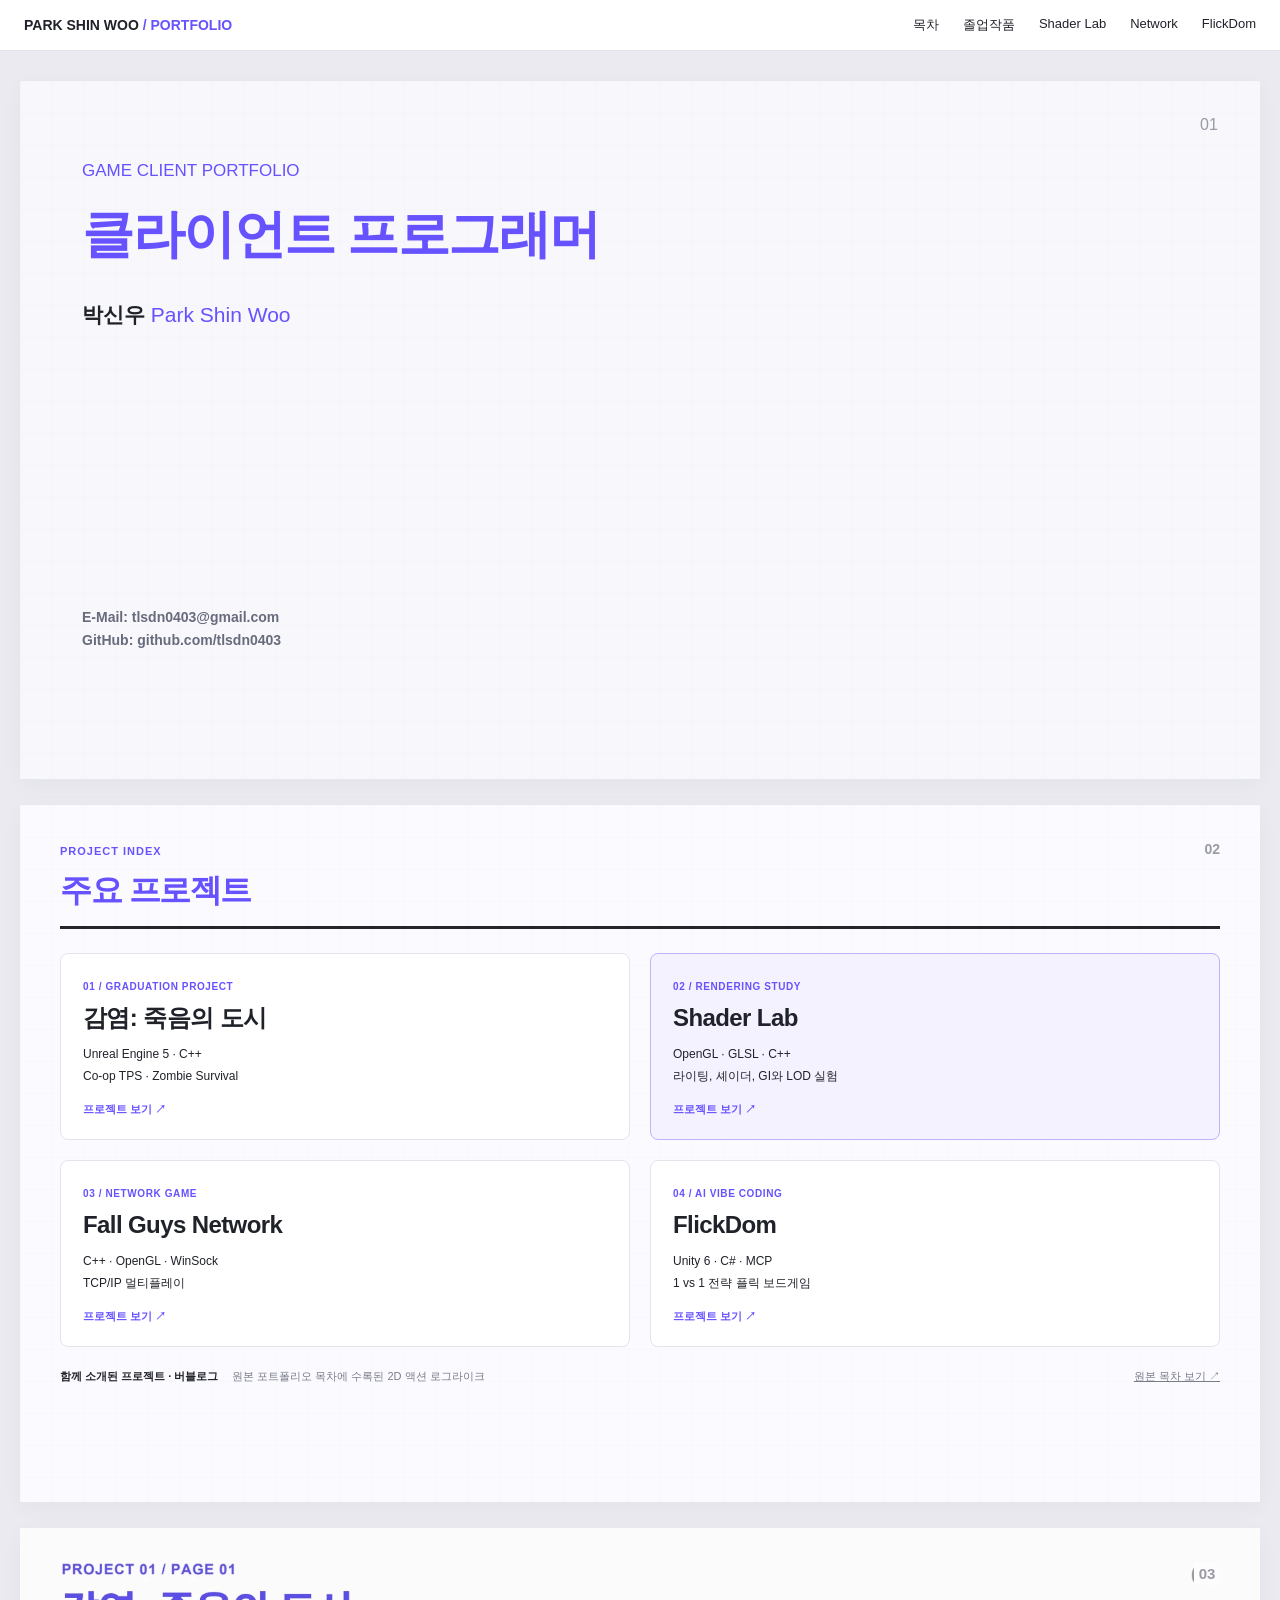
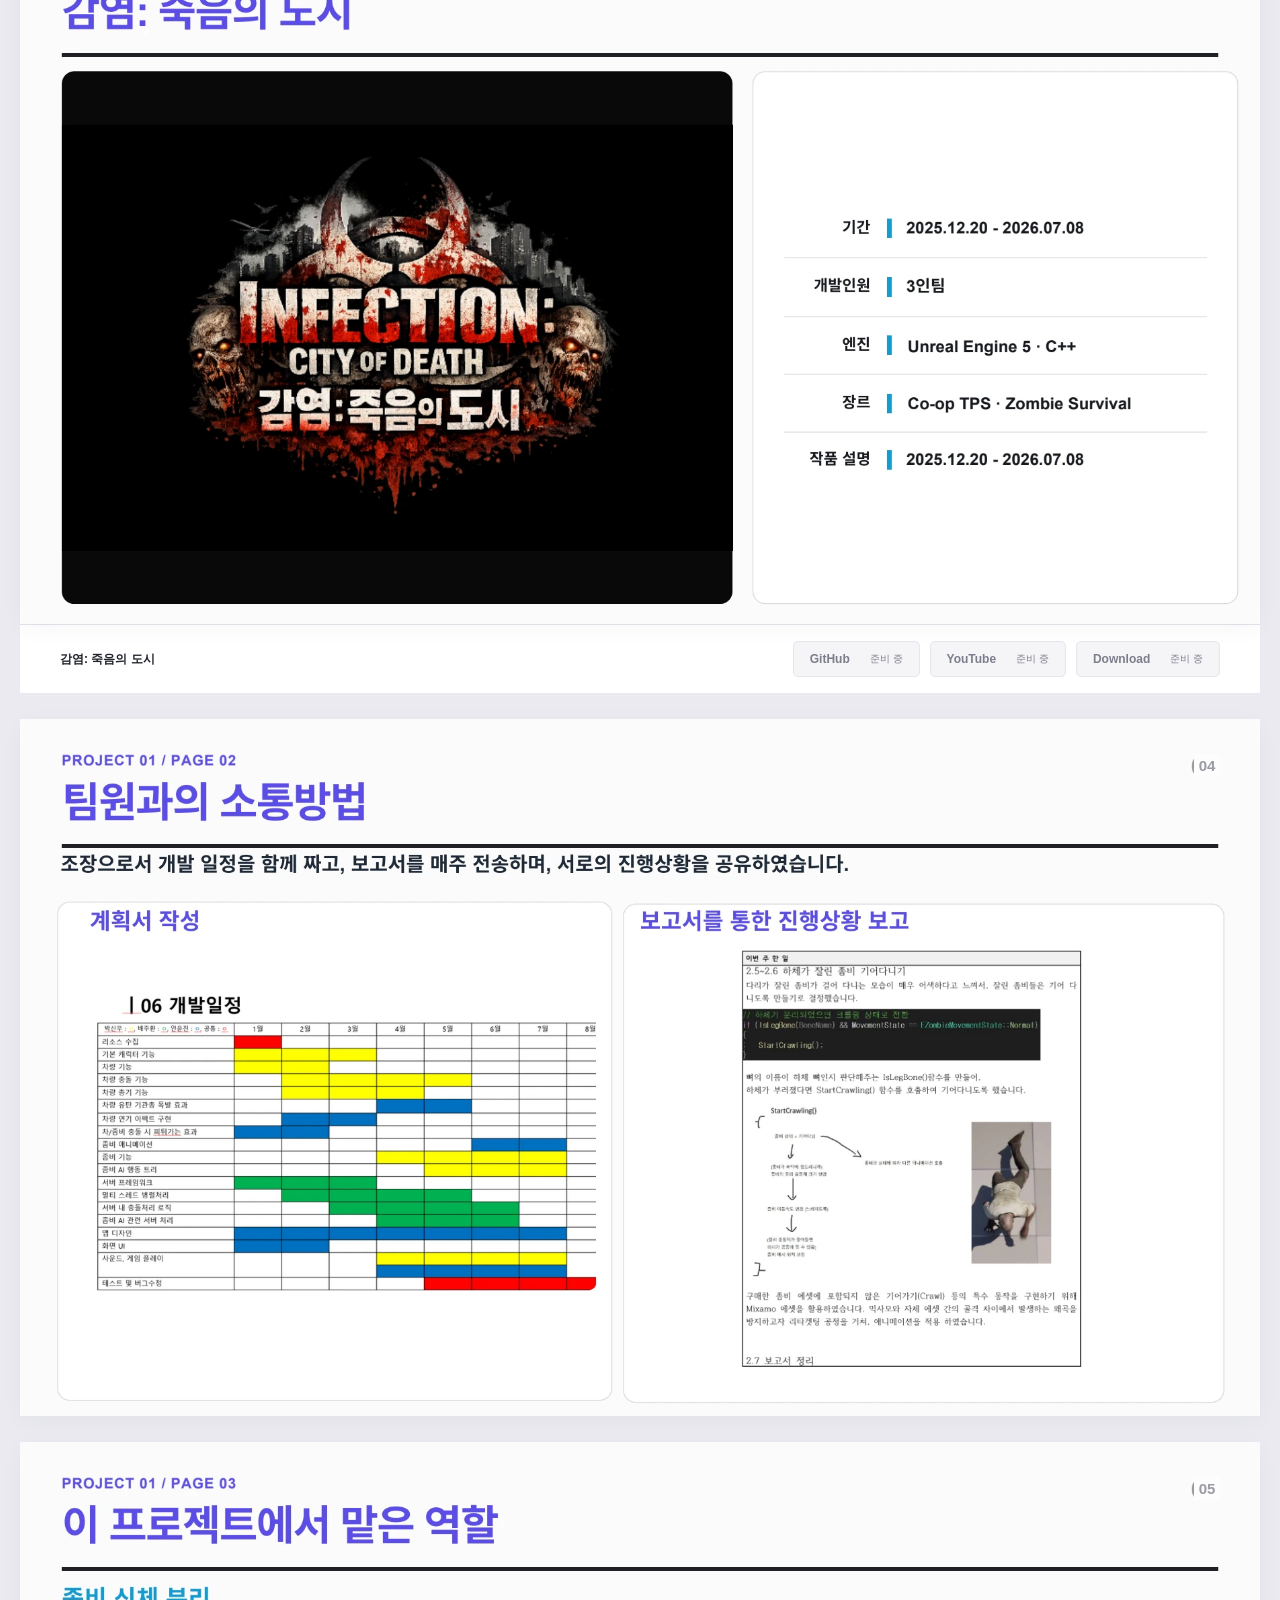
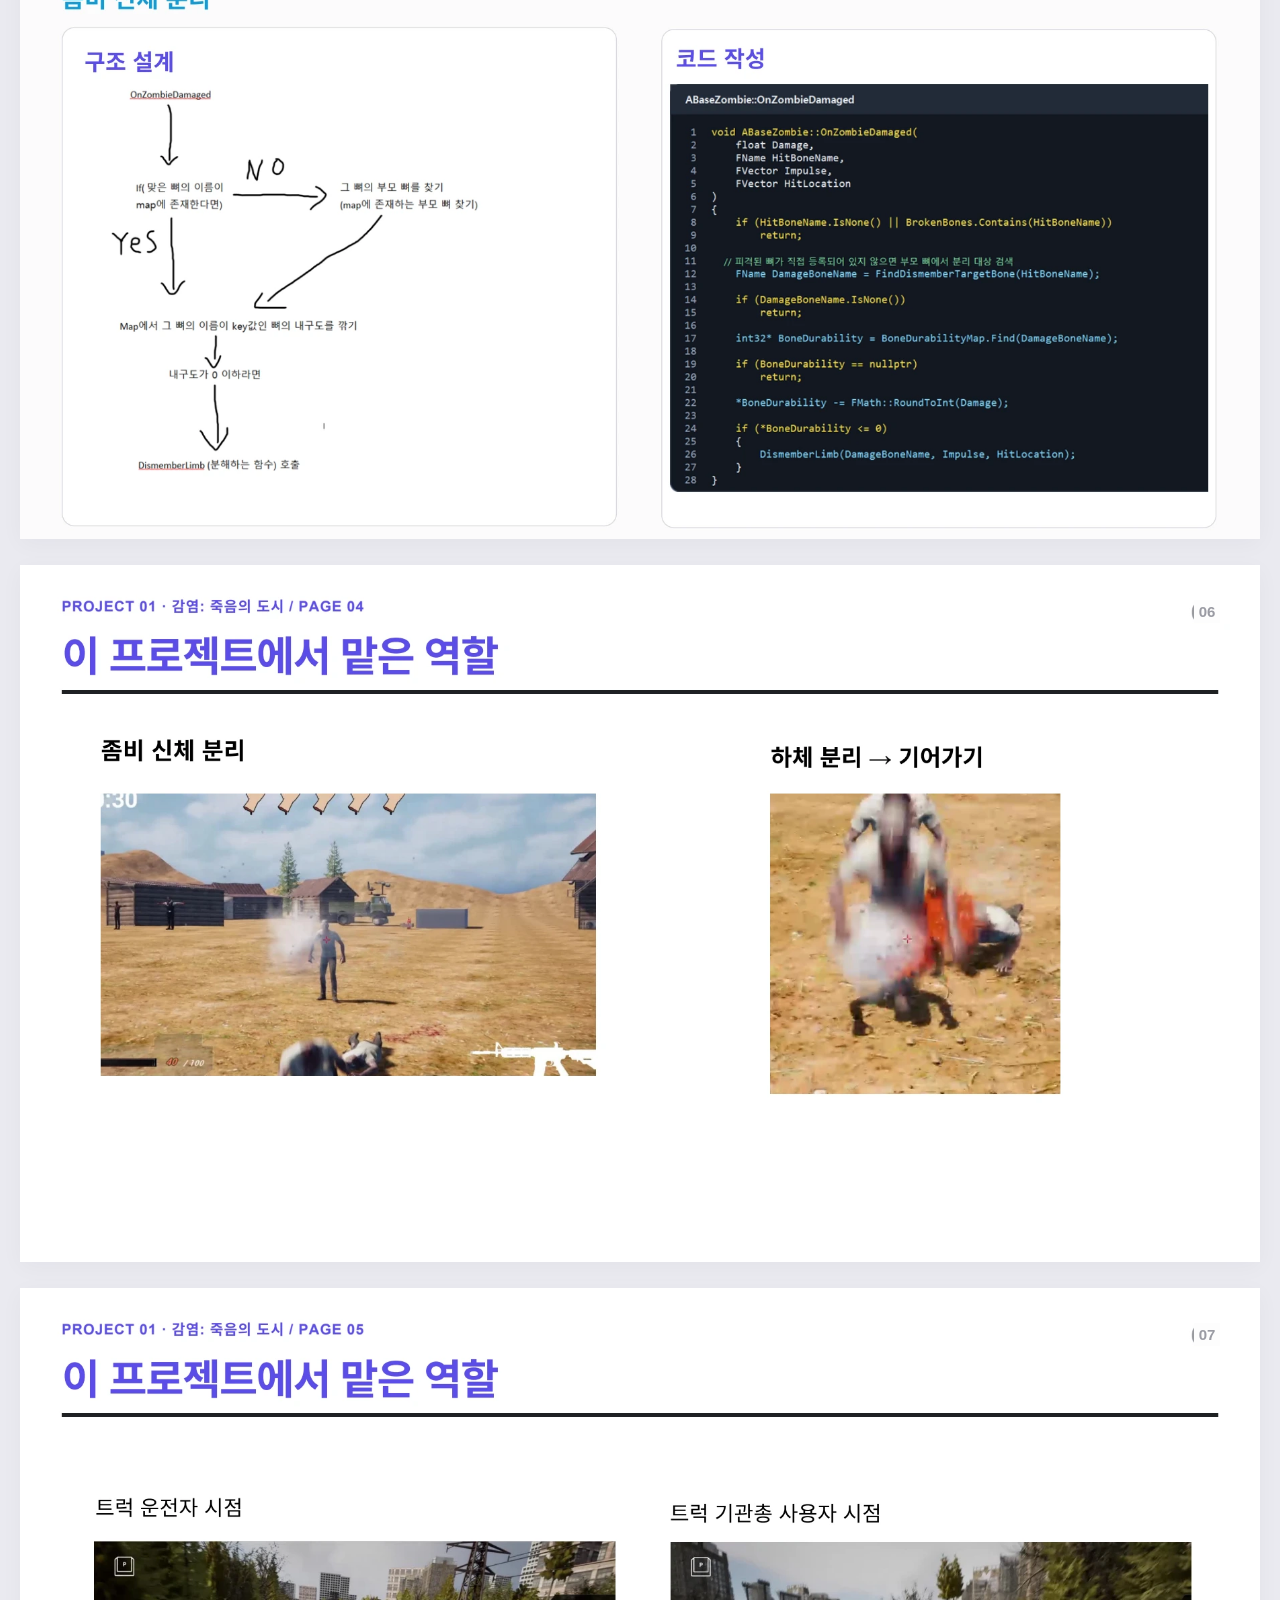
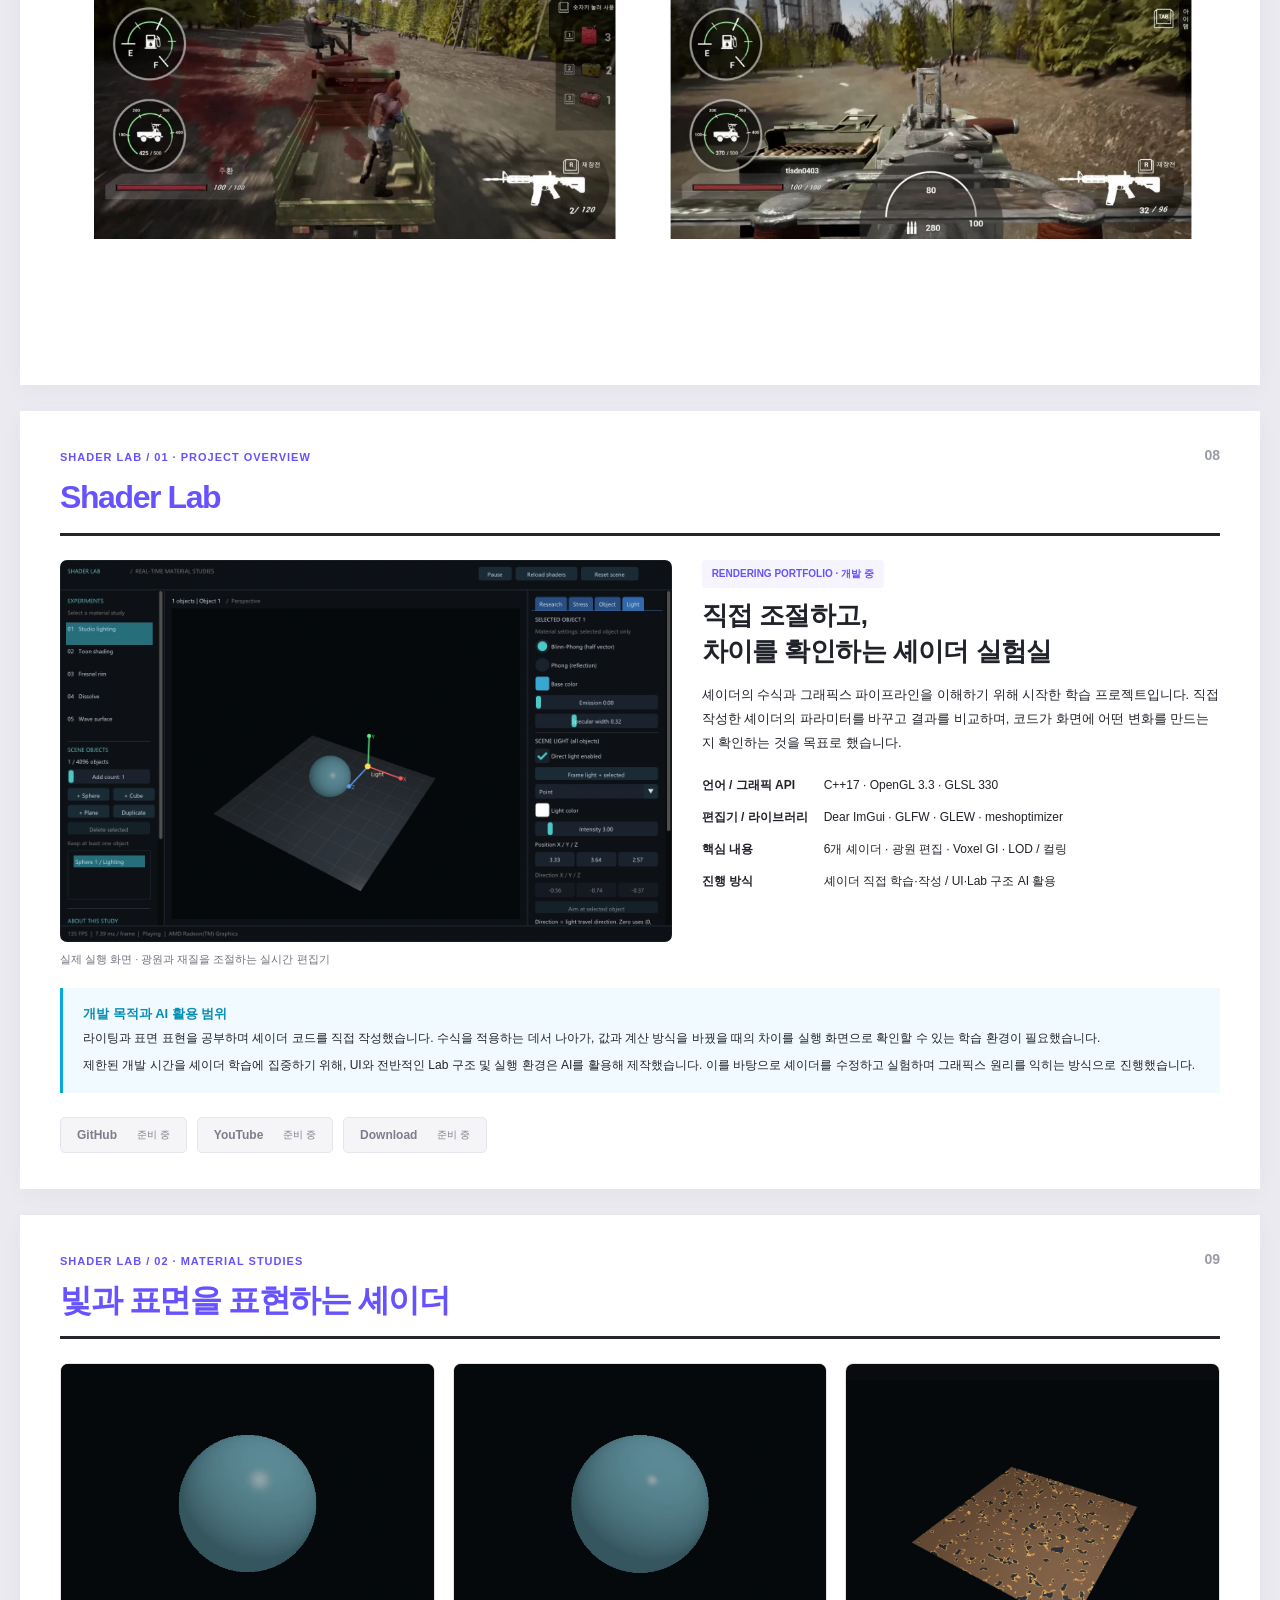
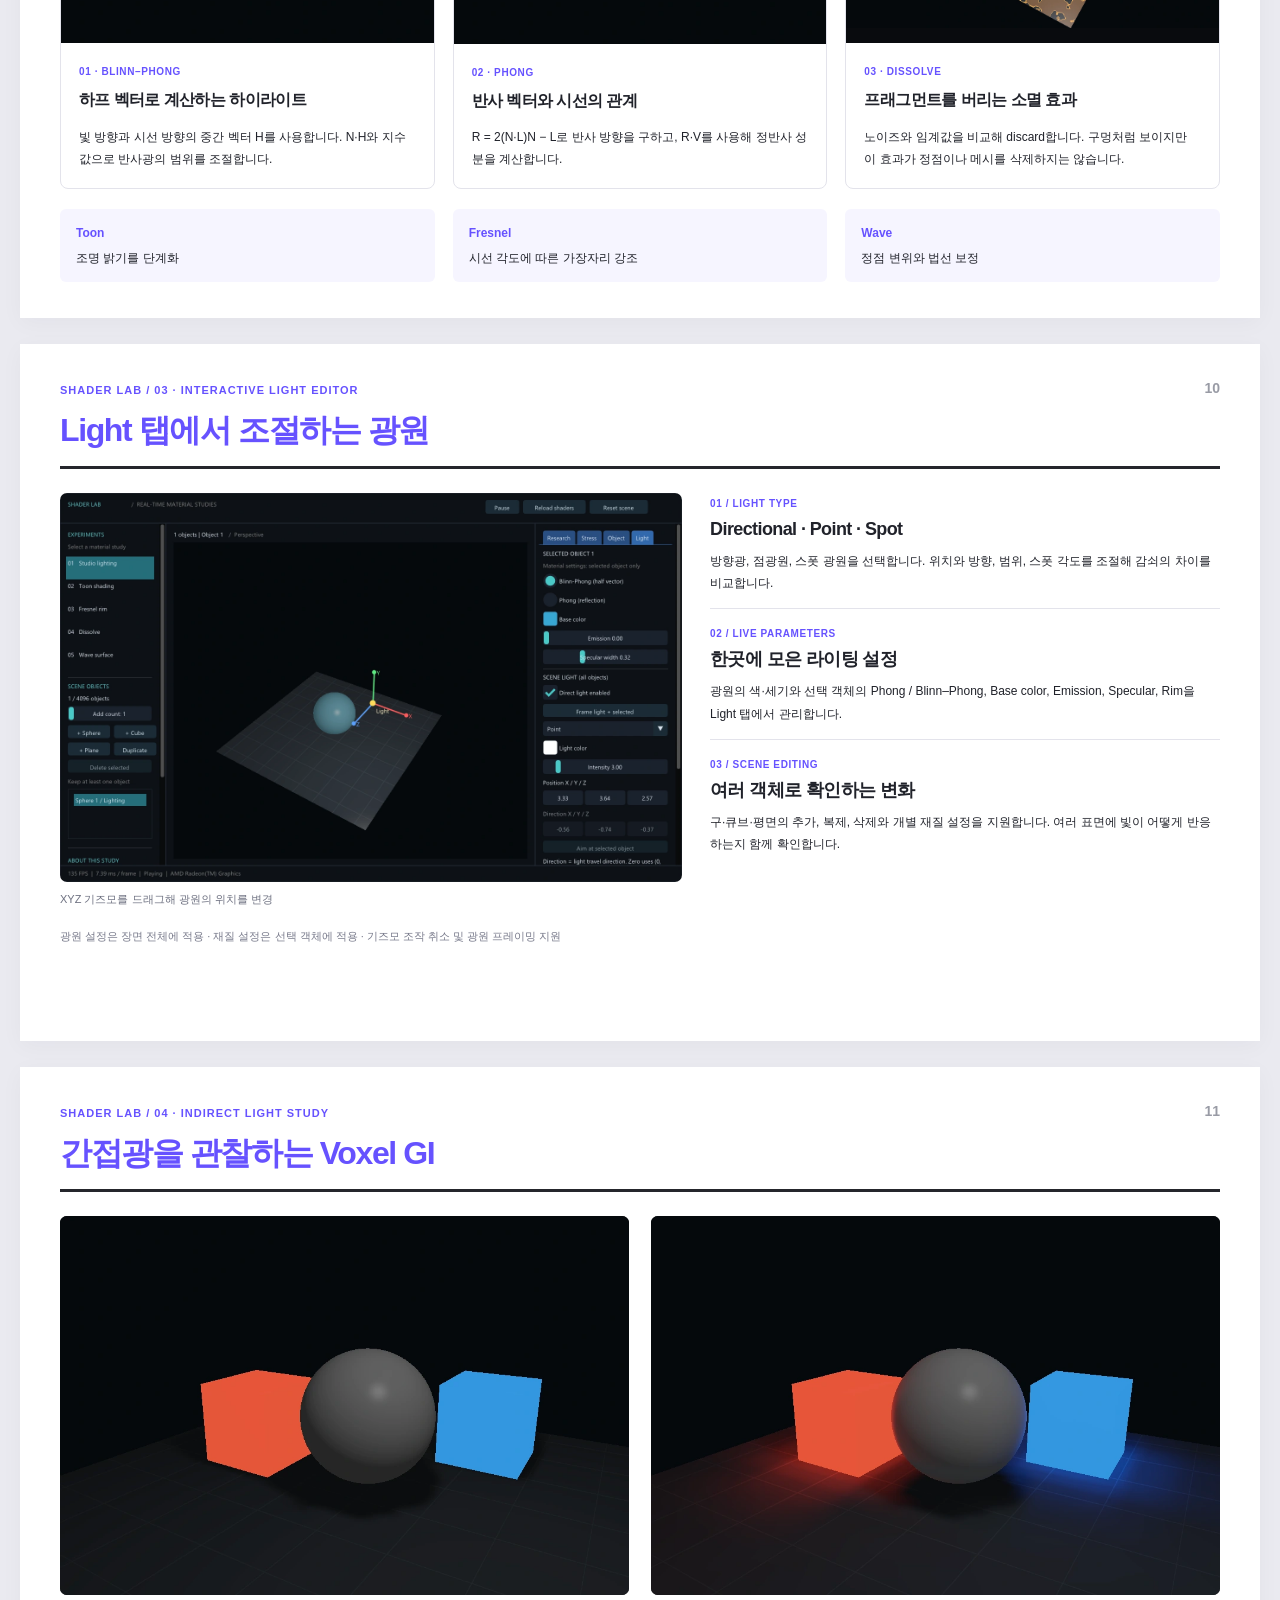
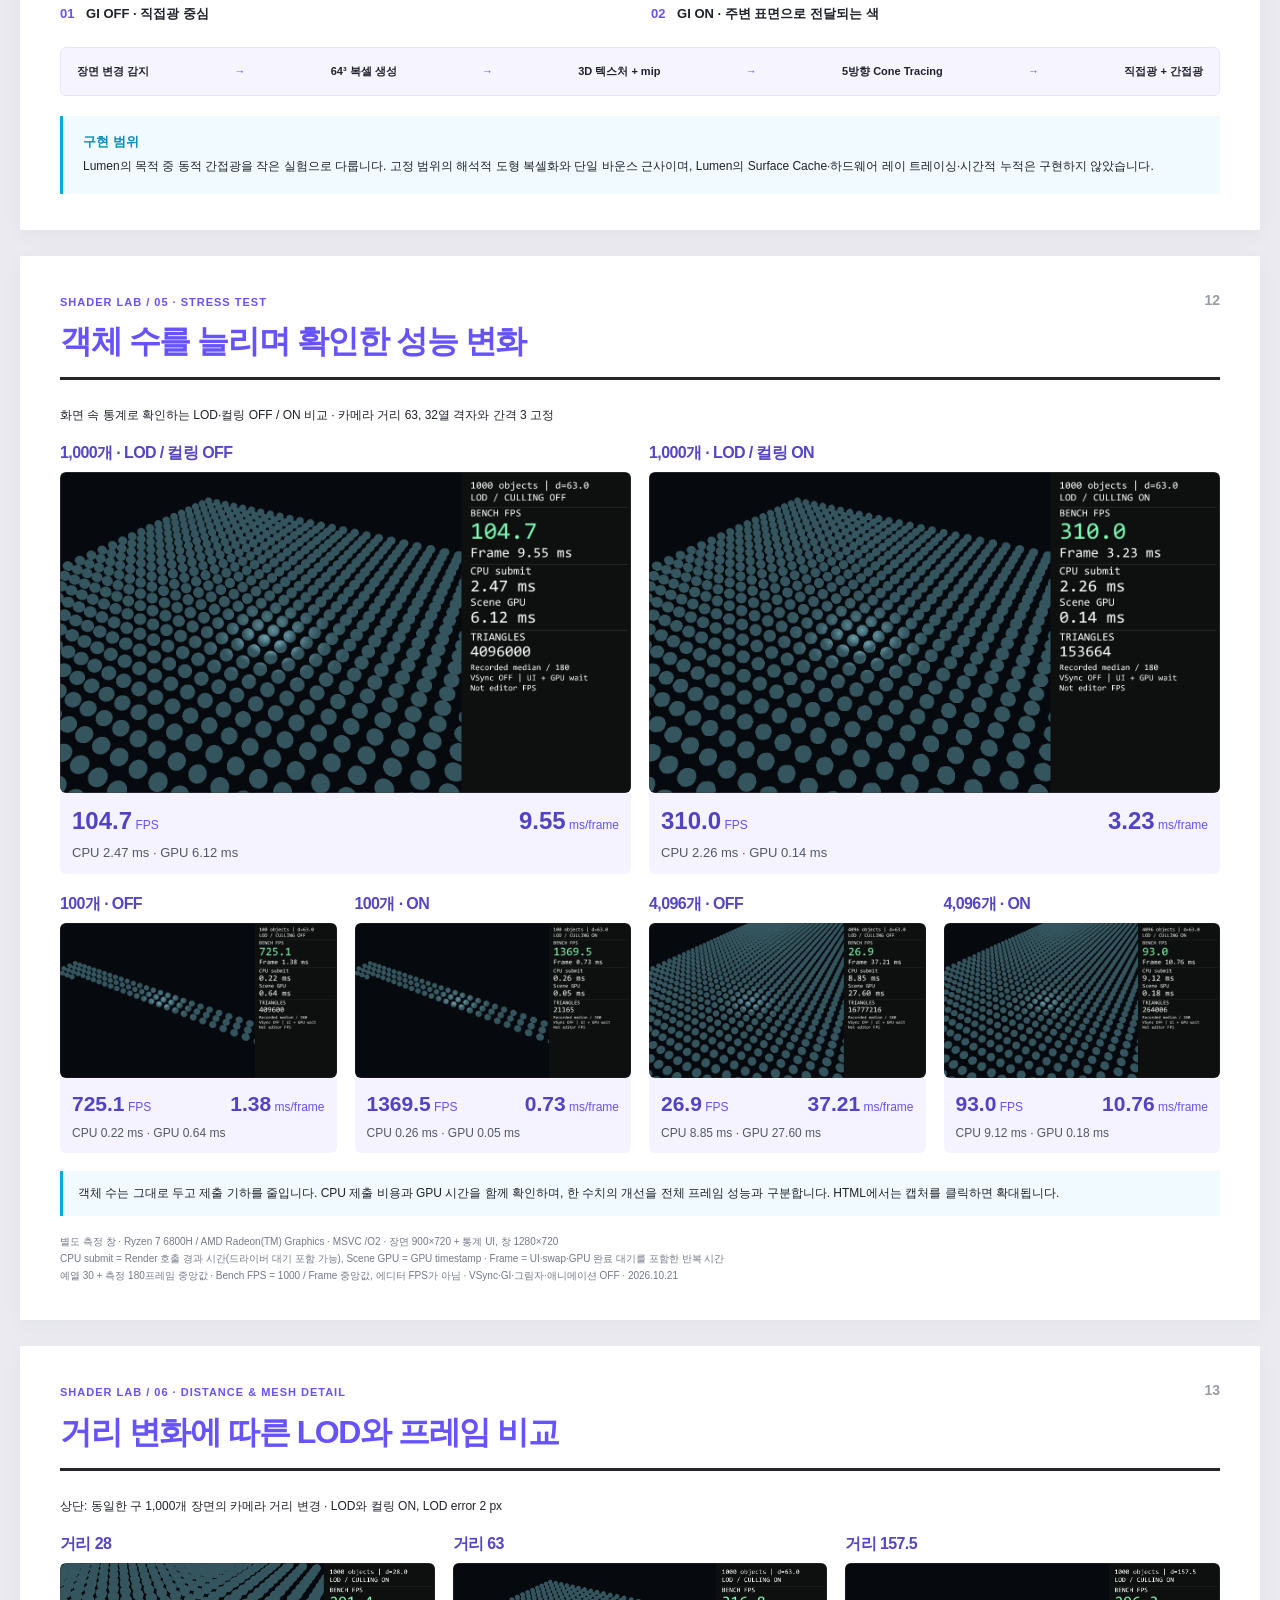
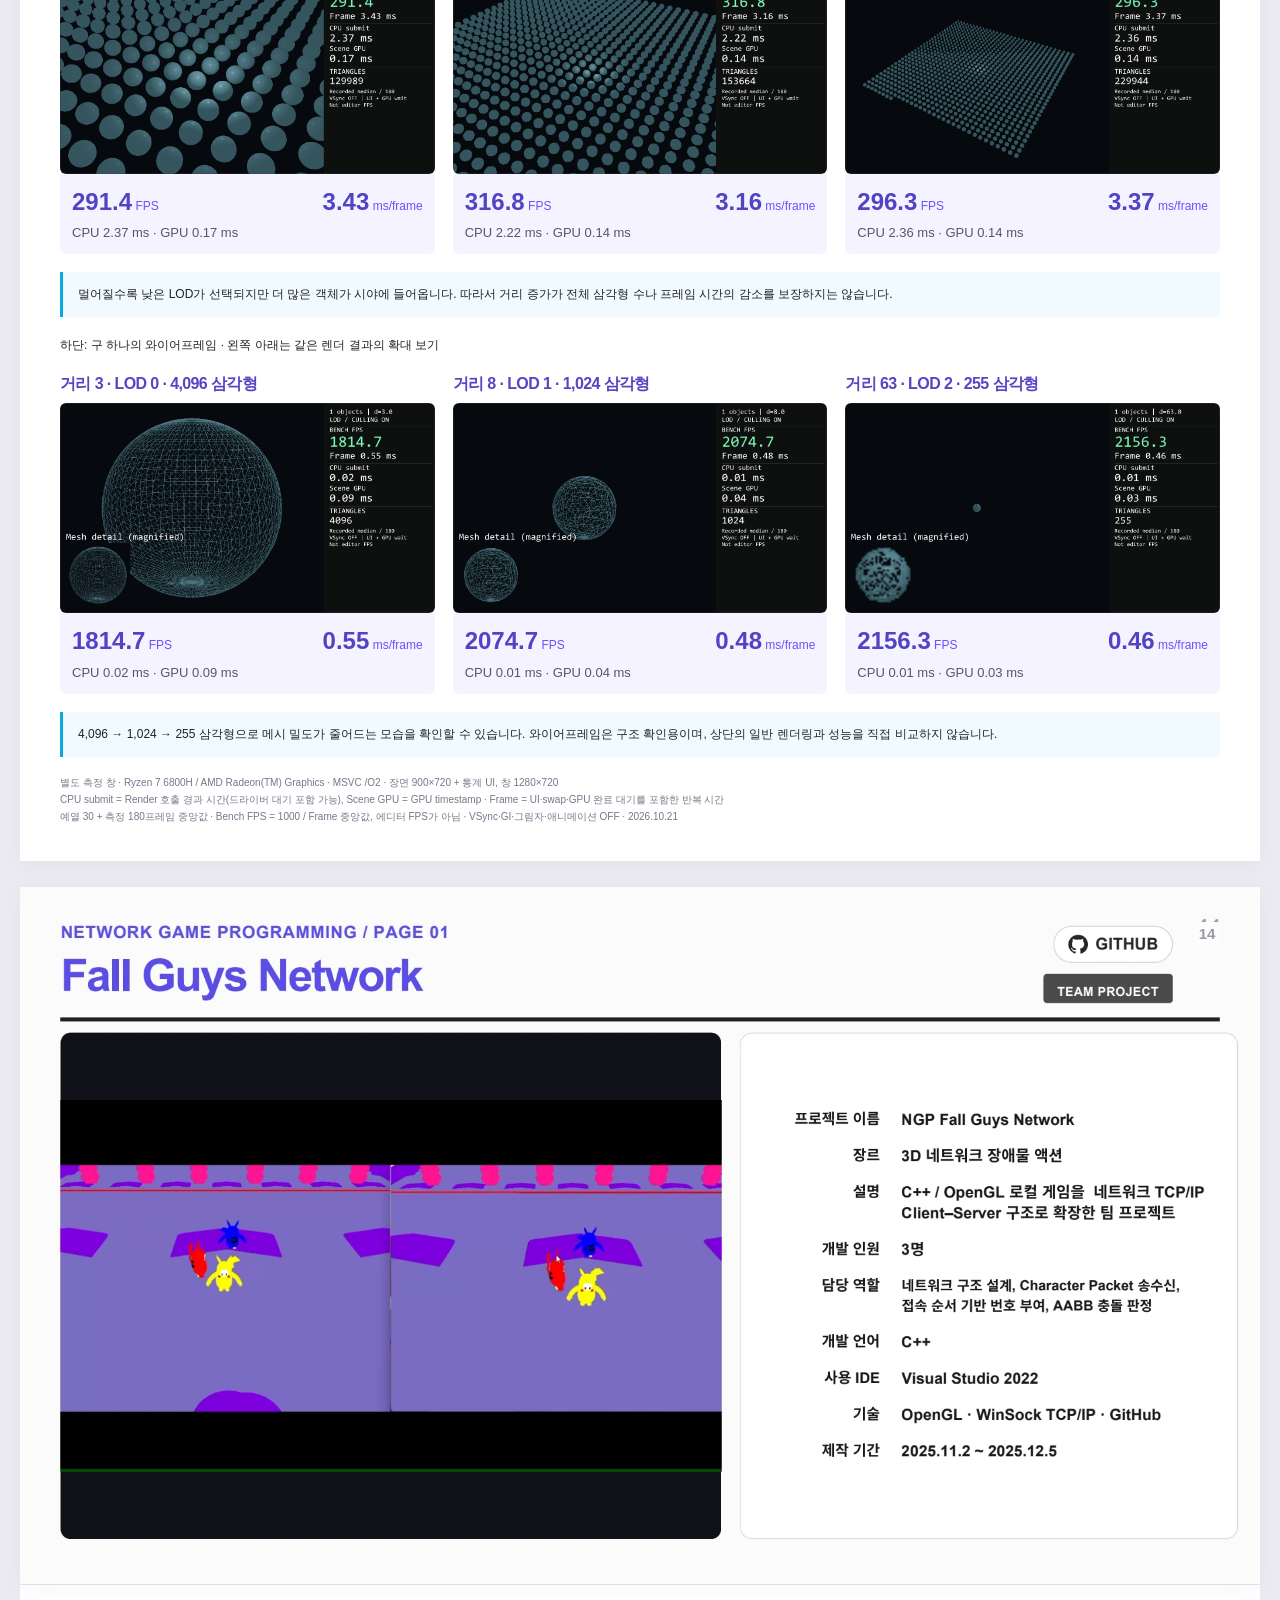
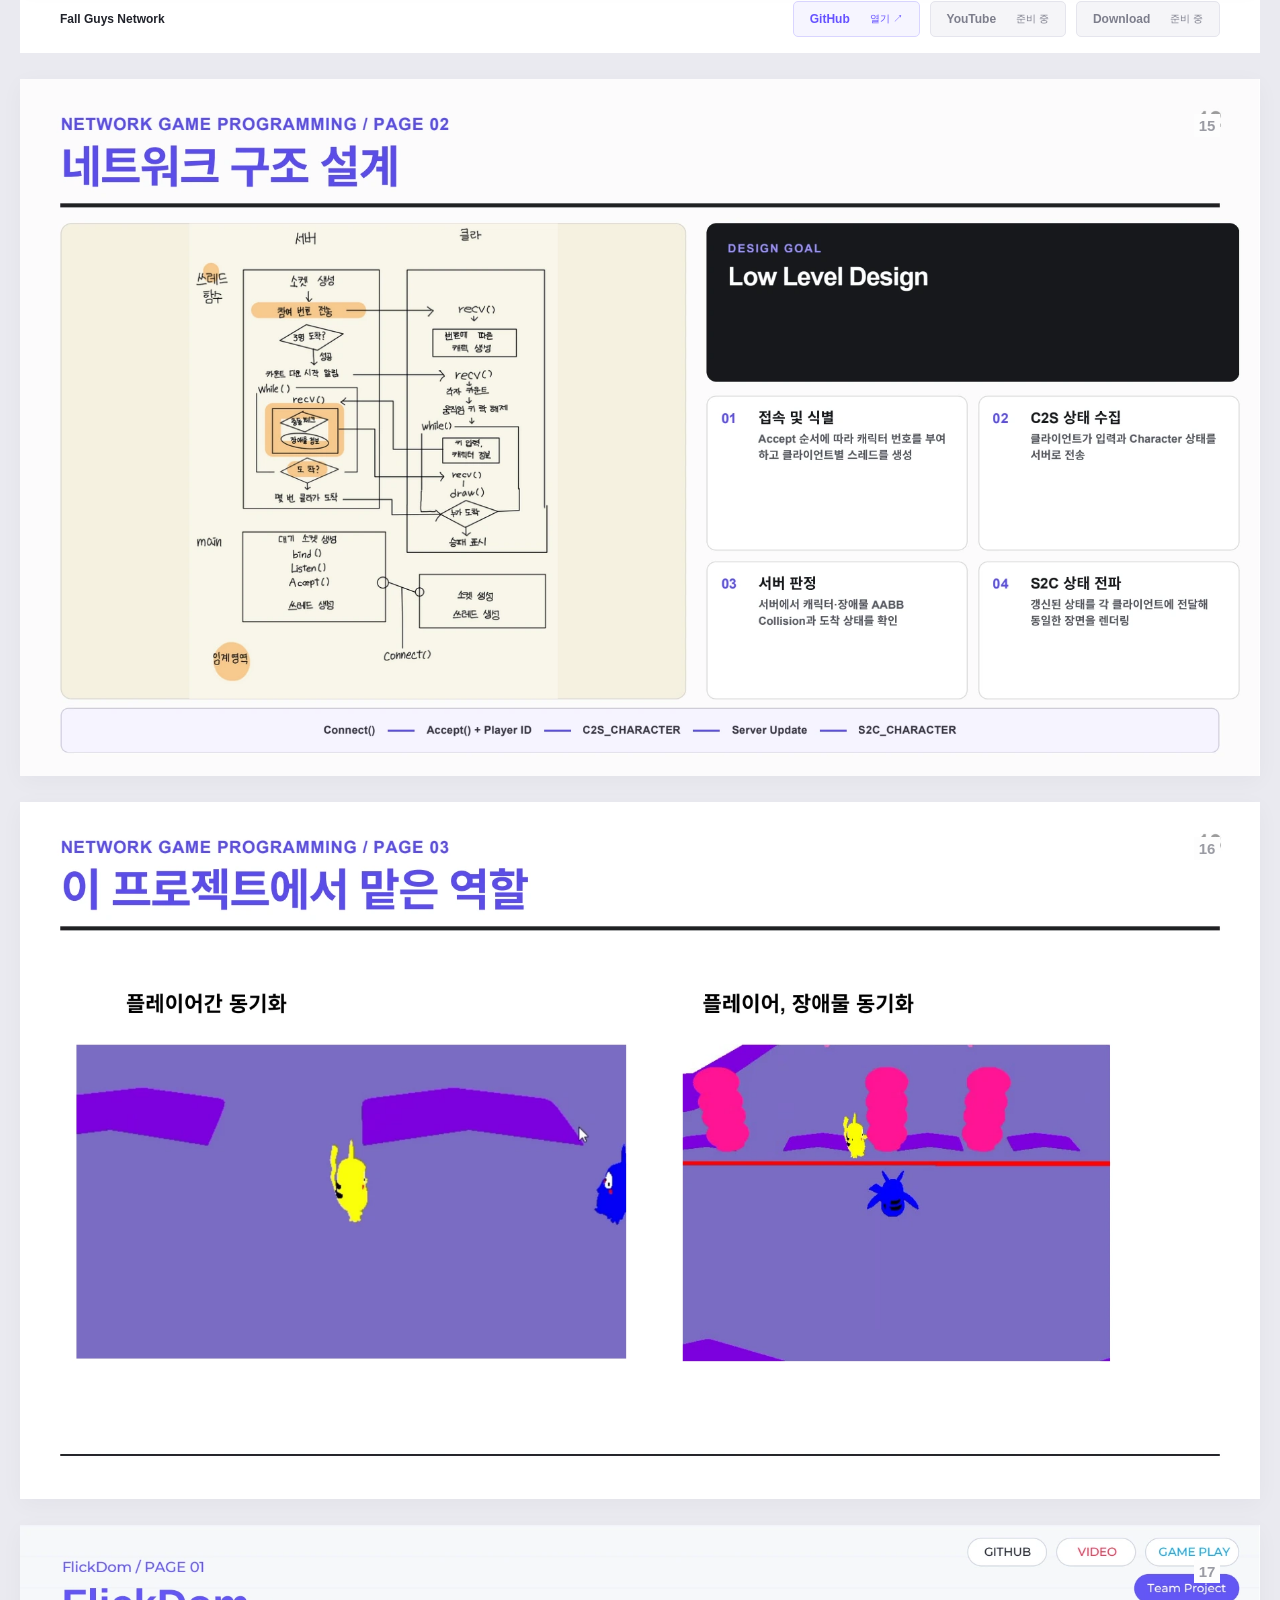
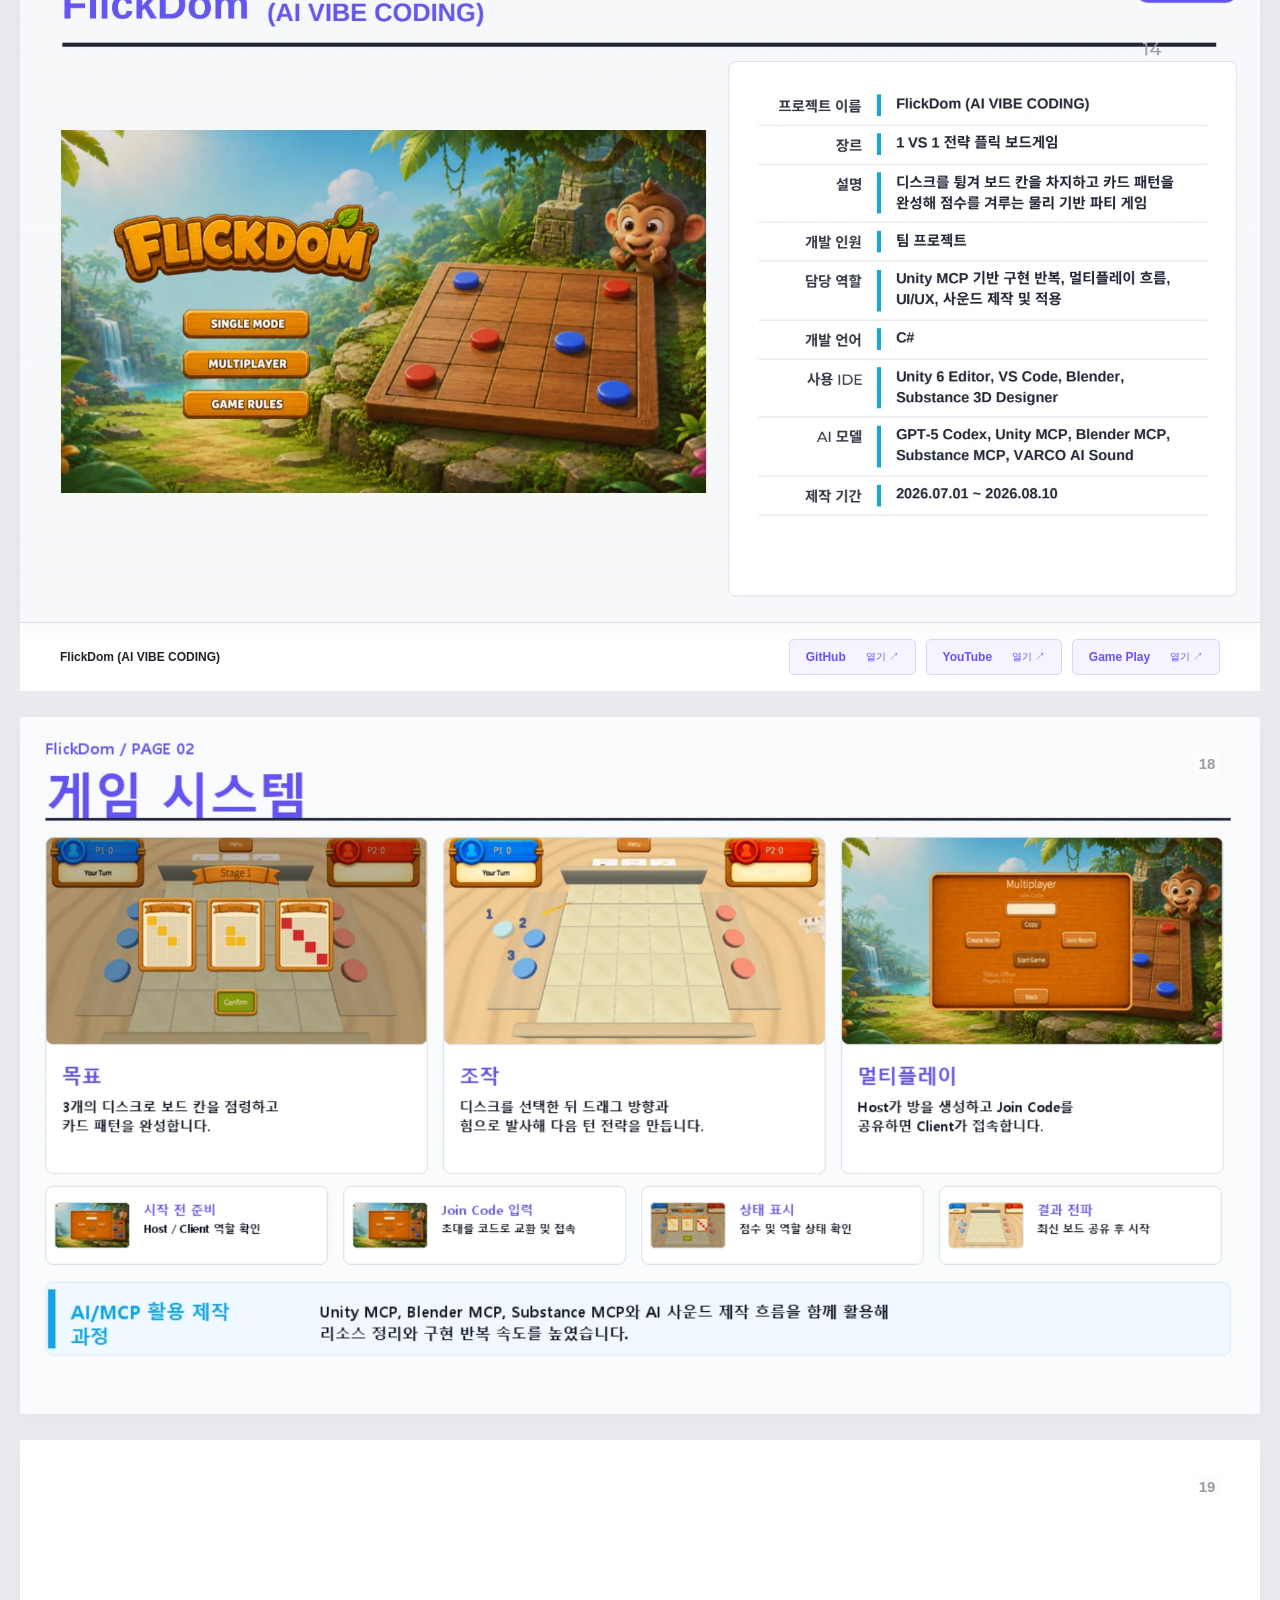
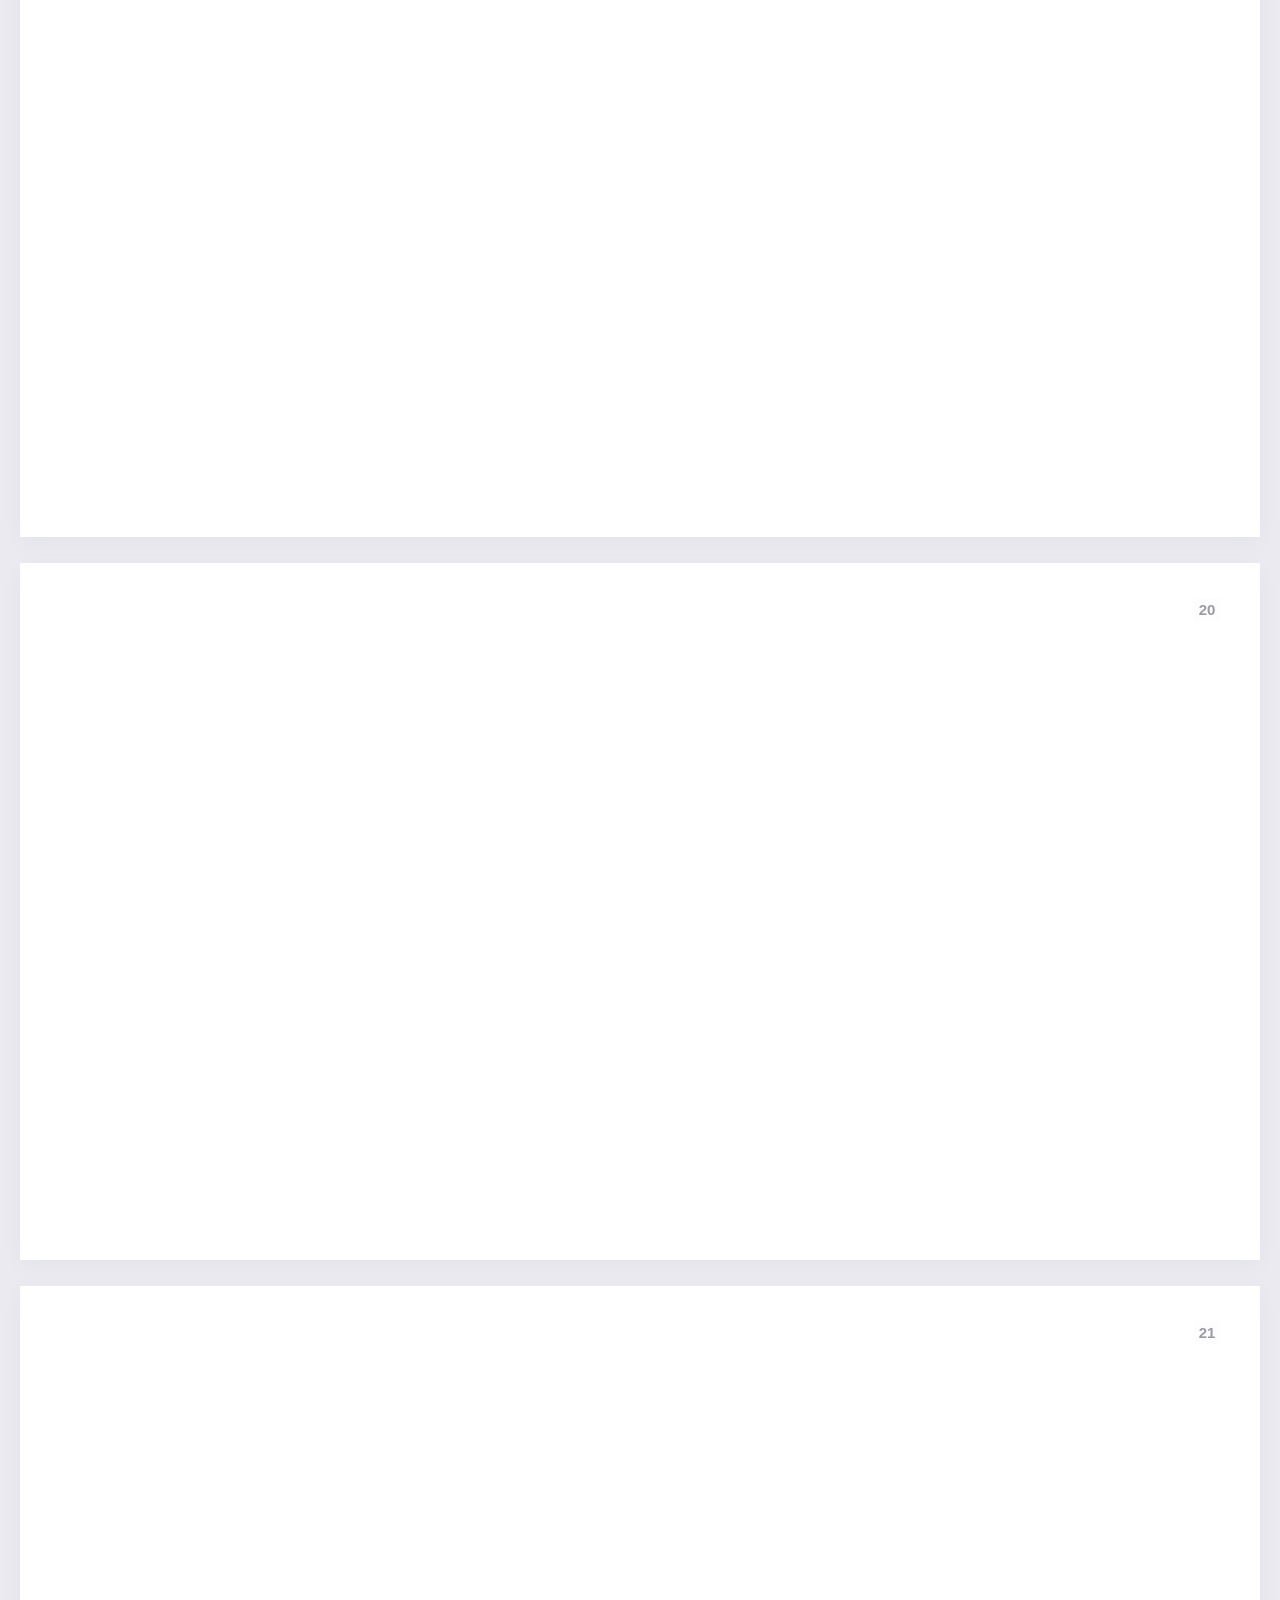
<file: portfolio/index.html>
<!doctype html>
<html lang="ko"><head><meta charset="utf-8"><meta name="viewport" content="width=device-width, initial-scale=1">
<meta name="description" content="박신우 게임 클라이언트 포트폴리오. 졸업작품, Shader Lab, 네트워크 게임과 FlickDom.">
<title>박신우 | Game Client Portfolio</title><link rel="stylesheet" href="styles.css"></head>
<body><nav class="site-nav" aria-label="프로젝트 이동"><a class="brand" href="#home">PARK SHIN WOO <span>/ PORTFOLIO</span></a><div class="nav-links"><a href="#index">목차</a><a href="#graduation">졸업작품</a><a href="#shader">Shader Lab</a><a href="#network">Network</a><a href="#flickdom">FlickDom</a></div></nav>
<main><section class="slide cover" id="home" aria-label="박신우 · 클라이언트 프로그래머">
<span class="page-number" aria-hidden="true">01</span>
<p class="cover-eyebrow">GAME CLIENT PORTFOLIO</p>
<h1>클라이언트 프로그래머</h1>
<p class="cover-name"><strong>박신우</strong> <span>Park Shin Woo</span></p>
<div class="cover-contact"><a href="mailto:tlsdn0403@gmail.com">E-Mail: tlsdn0403@gmail.com</a><a href="https://github.com/tlsdn0403" target="_blank" rel="noopener noreferrer">GitHub: github.com/tlsdn0403</a></div>
</section><section class="slide designed index" id="index">
<header class="slide-heading"><p>PROJECT INDEX</p><h2>주요 프로젝트</h2><span class="page-number"></span></header>
<div class="index-grid">
<a href="#graduation"><small>01 / GRADUATION PROJECT</small><h3>감염: 죽음의 도시</h3><p>Unreal Engine 5 · C++<br>Co-op TPS · Zombie Survival</p><b>프로젝트 보기 ↗</b></a>
<a href="#shader" class="featured"><small>02 / RENDERING STUDY</small><h3>Shader Lab</h3><p>OpenGL · GLSL · C++<br>라이팅, 셰이더, GI와 LOD 실험</p><b>프로젝트 보기 ↗</b></a>
<a href="#network"><small>03 / NETWORK GAME</small><h3>Fall Guys Network</h3><p>C++ · OpenGL · WinSock<br>TCP/IP 멀티플레이</p><b>프로젝트 보기 ↗</b></a>
<a href="#flickdom"><small>04 / AI VIBE CODING</small><h3>FlickDom</h3><p>Unity 6 · C# · MCP<br>1 vs 1 전략 플릭 보드게임</p><b>프로젝트 보기 ↗</b></a>
</div><div class="index-note"><strong>함께 소개된 프로젝트 · 버블로그</strong><span>원본 포트폴리오 목차에 수록된 2D 액션 로그라이크</span><a href="assets/original-02.webp" target="_blank" rel="noopener">원본 목차 보기 ↗</a></div></section><section class="slide original" id="graduation" aria-label="감염: 죽음의 도시">
    <img class="" src="assets/original-03.webp" alt="감염: 죽음의 도시" loading="lazy" decoding="async">
    
    <span class="page-number" aria-hidden="true"></span>
    </section><div class="resource-bar"><strong>감염: 죽음의 도시</strong><div class="resource-links" aria-label="프로젝트 관련 링크">
    <a data-project="graduation" data-kind="github" aria-disabled="true">GitHub <span>준비 중</span></a>
    <a data-project="graduation" data-kind="youtube" aria-disabled="true">YouTube <span>준비 중</span></a>
    <a data-project="graduation" data-kind="download" aria-disabled="true">Download <span>준비 중</span></a>
    </div></div><section class="slide original" id="original-4" aria-label="팀원과의 소통방법">
    <img class="" src="assets/original-04.webp" alt="팀원과의 소통방법" loading="lazy" decoding="async">
    
    <span class="page-number" aria-hidden="true"></span>
    </section><section class="slide original" id="original-5" aria-label="좀비 신체 분리 · 구조 설계와 코드">
    <img class="" src="assets/original-05.webp" alt="좀비 신체 분리 · 구조 설계와 코드" loading="lazy" decoding="async">
    
    <span class="page-number" aria-hidden="true"></span>
    </section><section class="slide original" id="original-6" aria-label="좀비 신체 분리 · 하체 분리 후 기어가기">
    <img class="" src="assets/original-06.webp" alt="좀비 신체 분리 · 하체 분리 후 기어가기" loading="lazy" decoding="async">
    
    <span class="page-number" aria-hidden="true"></span>
    </section><section class="slide original" id="original-7" aria-label="트럭 운전자와 기관총 사용자 시점">
    <img class="" src="assets/original-07.webp" alt="트럭 운전자와 기관총 사용자 시점" loading="lazy" decoding="async">
    
    <span class="page-number" aria-hidden="true"></span>
    </section><section class="slide designed" id="shader">
    <header class="slide-heading"><p>SHADER LAB / 01 · PROJECT OVERVIEW</p><h2>Shader Lab</h2><span class="page-number"></span></header>
    
<div class="overview">
<figure class="hero-shot"><img class="" src="assets/light-editor-ui.webp" alt="Shader Lab 실행 화면: 중앙 뷰포트와 우측 Light 탭" loading="lazy" decoding="async"><figcaption>실제 실행 화면 · 광원과 재질을 조절하는 실시간 편집기</figcaption></figure>
<div class="overview-copy"><span class="tag">RENDERING PORTFOLIO · 개발 중</span><h3>직접 조절하고,<br> 차이를 확인하는 셰이더 실험실</h3>
<p>셰이더의 수식과 그래픽스 파이프라인을 이해하기 위해 시작한 학습 프로젝트입니다. 직접 작성한 셰이더의 파라미터를 바꾸고 결과를 비교하며, 코드가 화면에 어떤 변화를 만드는지 확인하는 것을 목표로 했습니다.</p>
<dl><dt>언어 / 그래픽 API</dt><dd>C++17 · OpenGL 3.3 · GLSL 330</dd><dt>편집기 / 라이브러리</dt><dd>Dear ImGui · GLFW · GLEW · meshoptimizer</dd><dt>핵심 내용</dt><dd>6개 셰이더 · 광원 편집 · Voxel GI · LOD / 컬링</dd><dt>진행 방식</dt><dd>셰이더 직접 학습·작성 / UI·Lab 구조 AI 활용</dd></dl>
</div></div><div class="callout"><strong>개발 목적과 AI 활용 범위</strong><p>라이팅과 표면 표현을 공부하며 셰이더 코드를 직접 작성했습니다. 수식을 적용하는 데서 나아가, 값과 계산 방식을 바꿨을 때의 차이를 실행 화면으로 확인할 수 있는 학습 환경이 필요했습니다.</p><p>제한된 개발 시간을 셰이더 학습에 집중하기 위해, UI와 전반적인 Lab 구조 및 실행 환경은 AI를 활용해 제작했습니다. 이를 바탕으로 셰이더를 수정하고 실험하며 그래픽스 원리를 익히는 방식으로 진행했습니다.</p></div><div class="resource-links" aria-label="프로젝트 관련 링크">
    <a data-project="shader" data-kind="github" aria-disabled="true">GitHub <span>준비 중</span></a>
    <a data-project="shader" data-kind="youtube" aria-disabled="true">YouTube <span>준비 중</span></a>
    <a data-project="shader" data-kind="download" aria-disabled="true">Download <span>준비 중</span></a>
    </div>
</section><section class="slide designed" id="materials">
    <header class="slide-heading"><p>SHADER LAB / 02 · MATERIAL STUDIES</p><h2>빛과 표면을 표현하는 셰이더</h2><span class="page-number"></span></header>
    
<div class="three-columns">
<article class="card"><img class="" src="assets/lighting-blinn.webp" alt="Blinn–Phong 라이팅 구 실행 결과" loading="lazy" decoding="async"><div><small>01 · BLINN–PHONG</small><h3>하프 벡터로 계산하는 하이라이트</h3><p>빛 방향과 시선 방향의 중간 벡터 H를 사용합니다. N·H와 지수 값으로 반사광의 범위를 조절합니다.</p></div></article>
<article class="card"><img class="" src="assets/lighting-phong.webp" alt="Phong 라이팅 구 실행 결과" loading="lazy" decoding="async"><div><small>02 · PHONG</small><h3>반사 벡터와 시선의 관계</h3><p>R = 2(N·L)N − L로 반사 방향을 구하고, R·V를 사용해 정반사 성분을 계산합니다.</p></div></article>
<article class="card"><img class="" src="assets/smoke-preview.webp" alt="Dissolve 효과 실행 결과" loading="lazy" decoding="async"><div><small>03 · DISSOLVE</small><h3>프래그먼트를 버리는 소멸 효과</h3><p>노이즈와 임계값을 비교해 discard합니다. 구멍처럼 보이지만 이 효과가 정점이나 메시를 삭제하지는 않습니다.</p></div></article>
</div><div class="feature-strip"><p><b>Toon</b>조명 밝기를 단계화</p><p><b>Fresnel</b>시선 각도에 따른 가장자리 강조</p><p><b>Wave</b>정점 변위와 법선 보정</p></div>

</section><section class="slide designed" id="light">
    <header class="slide-heading"><p>SHADER LAB / 03 · INTERACTIVE LIGHT EDITOR</p><h2>Light 탭에서 조절하는 광원</h2><span class="page-number"></span></header>
    
<div class="split"><figure><img class="" src="assets/light-editor-ui.webp" alt="Light 탭에서 Phong과 Blinn–Phong, 재질 및 Point 광원을 편집하는 화면" loading="lazy" decoding="async"><figcaption>XYZ 기즈모를 드래그해 광원의 위치를 변경</figcaption></figure>
<div class="steps"><article><small>01 / LIGHT TYPE</small><h3>Directional · Point · Spot</h3><p>방향광, 점광원, 스폿 광원을 선택합니다. 위치와 방향, 범위, 스폿 각도를 조절해 감쇠의 차이를 비교합니다.</p></article>
<article><small>02 / LIVE PARAMETERS</small><h3>한곳에 모은 라이팅 설정</h3><p>광원의 색·세기와 선택 객체의 Phong / Blinn–Phong, Base color, Emission, Specular, Rim을 Light 탭에서 관리합니다.</p></article>
<article><small>03 / SCENE EDITING</small><h3>여러 객체로 확인하는 변화</h3><p>구·큐브·평면의 추가, 복제, 삭제와 개별 재질 설정을 지원합니다. 여러 표면에 빛이 어떻게 반응하는지 함께 확인합니다.</p></article></div></div>
<p class="footnote">광원 설정은 장면 전체에 적용 · 재질 설정은 선택 객체에 적용 · 기즈모 조작 취소 및 광원 프레이밍 지원</p>
</section><section class="slide designed" id="gi">
    <header class="slide-heading"><p>SHADER LAB / 04 · INDIRECT LIGHT STUDY</p><h2>간접광을 관찰하는 Voxel GI</h2><span class="page-number"></span></header>
    
<div class="comparison"><figure><img class="" src="assets/research-gi-off.webp" alt="Voxel GI를 끈 비교 장면" loading="lazy" decoding="async"><figcaption><span>01</span> GI OFF · 직접광 중심</figcaption></figure><figure><img class="" src="assets/research-gi-on.webp" alt="Voxel GI를 켠 비교 장면: 빨강과 파랑 큐브에서 주변으로 번지는 색" loading="lazy" decoding="async"><figcaption><span>02</span> GI ON · 주변 표면으로 전달되는 색</figcaption></figure></div>
<div class="process"><span>장면 변경 감지</span><i>→</i><span>64³ 복셀 생성</span><i>→</i><span>3D 텍스처 + mip</span><i>→</i><span>5방향 Cone Tracing</span><i>→</i><span>직접광 + 간접광</span></div>
<div class="callout"><strong>구현 범위</strong><p>Lumen의 목적 중 동적 간접광을 작은 실험으로 다룹니다. 고정 범위의 해석적 도형 복셀화와 단일 바운스 근사이며, Lumen의 Surface Cache·하드웨어 레이 트레이싱·시간적 누적은 구현하지 않았습니다.</p></div>
</section><section class="slide designed stats-page" id="geometry"><header class="slide-heading"><p>SHADER LAB / 05 · STRESS TEST</p><h2>객체 수를 늘리며 확인한 성능 변화</h2><span class="page-number"></span></header><p class="shot-intro">화면 속 통계로 확인하는 LOD·컬링 OFF / ON 비교 · 카메라 거리 63, 32열 격자와 간격 3 고정</p><div class="shot-grid two"><figure><h3>1,000개 · LOD / 컬링 OFF</h3><button class="shot-open" type="button" aria-label="1,000개 · LOD / 컬링 OFF 캡처 확대"><img src="assets/stats-count1000-off.png" alt="1,000개 · LOD / 컬링 OFF, CPU와 GPU 시간, 프레임, FPS, LOD 통계가 포함된 실제 실행 화면" loading="lazy"></button><figcaption class="metric-caption"><div><strong>104.7<small> FPS</small></strong><strong>9.55<small> ms/frame</small></strong></div><p>CPU 2.47 ms · GPU 6.12 ms</p></figcaption></figure><figure><h3>1,000개 · LOD / 컬링 ON</h3><button class="shot-open" type="button" aria-label="1,000개 · LOD / 컬링 ON 캡처 확대"><img src="assets/stats-count1000-on.png" alt="1,000개 · LOD / 컬링 ON, CPU와 GPU 시간, 프레임, FPS, LOD 통계가 포함된 실제 실행 화면" loading="lazy"></button><figcaption class="metric-caption"><div><strong>310.0<small> FPS</small></strong><strong>3.23<small> ms/frame</small></strong></div><p>CPU 2.26 ms · GPU 0.14 ms</p></figcaption></figure></div><div class="shot-grid four"><figure><h3>100개 · OFF</h3><button class="shot-open" type="button" aria-label="100개 · OFF 캡처 확대"><img src="assets/stats-count100-off.png" alt="100개 · OFF, CPU와 GPU 시간, 프레임, FPS, LOD 통계가 포함된 실제 실행 화면" loading="lazy"></button><figcaption class="metric-caption"><div><strong>725.1<small> FPS</small></strong><strong>1.38<small> ms/frame</small></strong></div><p>CPU 0.22 ms · GPU 0.64 ms</p></figcaption></figure><figure><h3>100개 · ON</h3><button class="shot-open" type="button" aria-label="100개 · ON 캡처 확대"><img src="assets/stats-count100-on.png" alt="100개 · ON, CPU와 GPU 시간, 프레임, FPS, LOD 통계가 포함된 실제 실행 화면" loading="lazy"></button><figcaption class="metric-caption"><div><strong>1369.5<small> FPS</small></strong><strong>0.73<small> ms/frame</small></strong></div><p>CPU 0.26 ms · GPU 0.05 ms</p></figcaption></figure><figure><h3>4,096개 · OFF</h3><button class="shot-open" type="button" aria-label="4,096개 · OFF 캡처 확대"><img src="assets/stats-count4096-off.png" alt="4,096개 · OFF, CPU와 GPU 시간, 프레임, FPS, LOD 통계가 포함된 실제 실행 화면" loading="lazy"></button><figcaption class="metric-caption"><div><strong>26.9<small> FPS</small></strong><strong>37.21<small> ms/frame</small></strong></div><p>CPU 8.85 ms · GPU 27.60 ms</p></figcaption></figure><figure><h3>4,096개 · ON</h3><button class="shot-open" type="button" aria-label="4,096개 · ON 캡처 확대"><img src="assets/stats-count4096-on.png" alt="4,096개 · ON, CPU와 GPU 시간, 프레임, FPS, LOD 통계가 포함된 실제 실행 화면" loading="lazy"></button><figcaption class="metric-caption"><div><strong>93.0<small> FPS</small></strong><strong>10.76<small> ms/frame</small></strong></div><p>CPU 9.12 ms · GPU 0.18 ms</p></figcaption></figure></div><p class="shot-note">객체 수는 그대로 두고 제출 기하를 줄입니다. CPU 제출 비용과 GPU 시간을 함께 확인하며, 한 수치의 개선을 전체 프레임 성능과 구분합니다. HTML에서는 캡처를 클릭하면 확대됩니다.</p><p class="shot-method">별도 측정 창 · Ryzen 7 6800H / AMD Radeon(TM) Graphics · MSVC /O2 · 장면 900×720 + 통계 UI, 창 1280×720<br>CPU submit = Render 호출 경과 시간(드라이버 대기 포함 가능), Scene GPU = GPU timestamp · Frame = UI·swap·GPU 완료 대기를 포함한 반복 시간<br>예열 30 + 측정 180프레임 중앙값 · Bench FPS = 1000 / Frame 중앙값, 에디터 FPS가 아님 · VSync·GI·그림자·애니메이션 OFF · 2026.10.21</p></section><section class="slide designed stats-page" id="geometry-distance"><header class="slide-heading"><p>SHADER LAB / 06 · DISTANCE & MESH DETAIL</p><h2>거리 변화에 따른 LOD와 프레임 비교</h2><span class="page-number"></span></header><p class="shot-intro">상단: 동일한 구 1,000개 장면의 카메라 거리 변경 · LOD와 컬링 ON, LOD error 2 px</p><div class="shot-grid three"><figure><h3>거리 28</h3><button class="shot-open" type="button" aria-label="거리 28 캡처 확대"><img src="assets/stats-near.png" alt="거리 28, CPU와 GPU 시간, 프레임, FPS, LOD 통계가 포함된 실제 실행 화면" loading="lazy"></button><figcaption class="metric-caption"><div><strong>291.4<small> FPS</small></strong><strong>3.43<small> ms/frame</small></strong></div><p>CPU 2.37 ms · GPU 0.17 ms</p></figcaption></figure><figure><h3>거리 63</h3><button class="shot-open" type="button" aria-label="거리 63 캡처 확대"><img src="assets/stats-middle.png" alt="거리 63, CPU와 GPU 시간, 프레임, FPS, LOD 통계가 포함된 실제 실행 화면" loading="lazy"></button><figcaption class="metric-caption"><div><strong>316.8<small> FPS</small></strong><strong>3.16<small> ms/frame</small></strong></div><p>CPU 2.22 ms · GPU 0.14 ms</p></figcaption></figure><figure><h3>거리 157.5</h3><button class="shot-open" type="button" aria-label="거리 157.5 캡처 확대"><img src="assets/stats-far.png" alt="거리 157.5, CPU와 GPU 시간, 프레임, FPS, LOD 통계가 포함된 실제 실행 화면" loading="lazy"></button><figcaption class="metric-caption"><div><strong>296.3<small> FPS</small></strong><strong>3.37<small> ms/frame</small></strong></div><p>CPU 2.36 ms · GPU 0.14 ms</p></figcaption></figure></div><p class="shot-note">멀어질수록 낮은 LOD가 선택되지만 더 많은 객체가 시야에 들어옵니다. 따라서 거리 증가가 전체 삼각형 수나 프레임 시간의 감소를 보장하지는 않습니다.</p><p class="shot-intro">하단: 구 하나의 와이어프레임 · 왼쪽 아래는 같은 렌더 결과의 확대 보기</p><div class="shot-grid three"><figure><h3>거리 3 · LOD 0 · 4,096 삼각형</h3><button class="shot-open" type="button" aria-label="거리 3 · LOD 0 · 4,096 삼각형 캡처 확대"><img src="assets/stats-wire-near.png" alt="거리 3 · LOD 0 · 4,096 삼각형, CPU와 GPU 시간, 프레임, FPS, LOD 통계가 포함된 실제 실행 화면" loading="lazy"></button><figcaption class="metric-caption"><div><strong>1814.7<small> FPS</small></strong><strong>0.55<small> ms/frame</small></strong></div><p>CPU 0.02 ms · GPU 0.09 ms</p></figcaption></figure><figure><h3>거리 8 · LOD 1 · 1,024 삼각형</h3><button class="shot-open" type="button" aria-label="거리 8 · LOD 1 · 1,024 삼각형 캡처 확대"><img src="assets/stats-wire-middle.png" alt="거리 8 · LOD 1 · 1,024 삼각형, CPU와 GPU 시간, 프레임, FPS, LOD 통계가 포함된 실제 실행 화면" loading="lazy"></button><figcaption class="metric-caption"><div><strong>2074.7<small> FPS</small></strong><strong>0.48<small> ms/frame</small></strong></div><p>CPU 0.01 ms · GPU 0.04 ms</p></figcaption></figure><figure><h3>거리 63 · LOD 2 · 255 삼각형</h3><button class="shot-open" type="button" aria-label="거리 63 · LOD 2 · 255 삼각형 캡처 확대"><img src="assets/stats-wire-far.png" alt="거리 63 · LOD 2 · 255 삼각형, CPU와 GPU 시간, 프레임, FPS, LOD 통계가 포함된 실제 실행 화면" loading="lazy"></button><figcaption class="metric-caption"><div><strong>2156.3<small> FPS</small></strong><strong>0.46<small> ms/frame</small></strong></div><p>CPU 0.01 ms · GPU 0.03 ms</p></figcaption></figure></div><p class="shot-note">4,096 → 1,024 → 255 삼각형으로 메시 밀도가 줄어드는 모습을 확인할 수 있습니다. 와이어프레임은 구조 확인용이며, 상단의 일반 렌더링과 성능을 직접 비교하지 않습니다.</p><p class="shot-method">별도 측정 창 · Ryzen 7 6800H / AMD Radeon(TM) Graphics · MSVC /O2 · 장면 900×720 + 통계 UI, 창 1280×720<br>CPU submit = Render 호출 경과 시간(드라이버 대기 포함 가능), Scene GPU = GPU timestamp · Frame = UI·swap·GPU 완료 대기를 포함한 반복 시간<br>예열 30 + 측정 180프레임 중앙값 · Bench FPS = 1000 / Frame 중앙값, 에디터 FPS가 아님 · VSync·GI·그림자·애니메이션 OFF · 2026.10.21</p></section><section class="slide original" id="network" aria-label="Fall Guys Network">
    <img class="" src="assets/original-08.webp" alt="Fall Guys Network" loading="lazy" decoding="async">
    <a class="pdf-link" data-project="network" data-kind="github" aria-label="Fall Guys Network GitHub" style="left:86.7632942898975%;top:6.988899305555544%;width:5.060032210834549%;height:2.55555034722222%"><span hidden></span></a>
    <span class="page-number" aria-hidden="true"></span>
    </section><div class="resource-bar"><strong>Fall Guys Network</strong><div class="resource-links" aria-label="프로젝트 관련 링크">
    <a data-project="network" data-kind="github" aria-disabled="true">GitHub <span>준비 중</span></a>
    <a data-project="network" data-kind="youtube" aria-disabled="true">YouTube <span>준비 중</span></a>
    <a data-project="network" data-kind="download" aria-disabled="true">Download <span>준비 중</span></a>
    </div></div><section class="slide original" id="original-9" aria-label="네트워크 구조 설계">
    <img class="" src="assets/original-09.webp" alt="네트워크 구조 설계" loading="lazy" decoding="async">
    
    <span class="page-number" aria-hidden="true"></span>
    </section><section class="slide original" id="original-10" aria-label="플레이어와 장애물 동기화">
    <img class="" src="assets/original-10.webp" alt="플레이어와 장애물 동기화" loading="lazy" decoding="async">
    
    <span class="page-number" aria-hidden="true"></span>
    </section><section class="slide original" id="flickdom" aria-label="FlickDom (AI VIBE CODING)">
    <img class="" src="assets/original-11.webp" alt="FlickDom (AI VIBE CODING)" loading="lazy" decoding="async">
    <a class="pdf-link" data-project="flickdom" data-kind="github" aria-label="FlickDom (AI VIBE CODING) GitHub" style="left:77.75168765251343%;top:2.9795468750000014%;width:3.8108814055636855%;height:2.033456597222205%"><span hidden></span></a><a class="pdf-link" data-project="flickdom" data-kind="youtube" aria-label="FlickDom (AI VIBE CODING) YouTube" style="left:85.31141434846266%;top:2.9795468750000014%;width:3.1249224011712995%;height:2.033456597222205%"><span hidden></span></a><a class="pdf-link" data-project="flickdom" data-kind="download" aria-label="FlickDom (AI VIBE CODING) Game Play" style="left:91.85362713518789%;top:2.9372465277777793%;width:5.716322108345544%;height:2.033465277777778%"><span hidden></span></a>
    <span class="page-number" aria-hidden="true"></span>
    </section><div class="resource-bar"><strong>FlickDom (AI VIBE CODING)</strong><div class="resource-links" aria-label="프로젝트 관련 링크">
    <a data-project="flickdom" data-kind="github" aria-disabled="true">GitHub <span>준비 중</span></a>
    <a data-project="flickdom" data-kind="youtube" aria-disabled="true">YouTube <span>준비 중</span></a>
    <a data-project="flickdom" data-kind="download" aria-disabled="true">Download <span>준비 중</span></a>
    </div></div><section class="slide original" id="original-12" aria-label="FlickDom · 게임 시스템">
    <img class="" src="assets/original-12.webp" alt="FlickDom · 게임 시스템" loading="lazy" decoding="async">
    
    <span class="page-number" aria-hidden="true"></span>
    </section><section class="slide original" id="original-13" aria-label="AI/MCP 기반 개발">
    <img class="" src="assets/original-13.webp" alt="AI/MCP 기반 개발" loading="lazy" decoding="async">
    
    <span class="page-number" aria-hidden="true"></span>
    </section><section class="slide original" id="original-14" aria-label="FlickDom · 담당 역할">
    <img class="" src="assets/original-14.webp" alt="FlickDom · 담당 역할" loading="lazy" decoding="async">
    
    <span class="page-number" aria-hidden="true"></span>
    </section><section class="slide original" id="thanks" aria-label="읽어주셔서 감사합니다">
    <img class="" src="assets/original-15.webp" alt="읽어주셔서 감사합니다" loading="lazy" decoding="async">
    
    <span class="page-number" aria-hidden="true"></span>
    </section></main><footer><span>박신우 · Game Client Programmer</span><a href="mailto:tlsdn0403@gmail.com">tlsdn0403@gmail.com ↗</a><a href="https://github.com/tlsdn0403" target="_blank" rel="noopener noreferrer">GitHub ↗</a><a href="#home">맨 위로 ↑</a></footer>
<script src="links.js"></script><script src="main.js"></script></body></html>
</file>
<file: portfolio/styles.css>
:root{--purple:#6652ff;--cyan:#08a9dc;--ink:#20222a;--line:#e3e3eb;--soft:#f6f5ff}
.pdf-link{position:absolute;display:block;border-radius:3px}.pdf-link:hover{outline:2px solid var(--purple);background:#6652ff12}
*{box-sizing:border-box}html{scroll-behavior:smooth;scroll-padding-top:86px}body{margin:0;background:#eaeaf0;color:var(--ink);font-family:"Malgun Gothic","Apple SD Gothic Neo",Arial,sans-serif}a{color:inherit}button,a{-webkit-tap-highlight-color:transparent}a:focus-visible,button:focus-visible{outline:3px solid var(--cyan);outline-offset:4px}
.site-nav{position:sticky;top:0;z-index:10;display:flex;align-items:center;justify-content:space-between;gap:20px;padding:16px max(24px,calc((100vw - 1280px)/2));background:#fffffff5;border-bottom:1px solid var(--line);backdrop-filter:blur(12px)}.brand{text-decoration:none;font-size:14px;font-weight:800;white-space:nowrap}.brand span{color:var(--purple)}.nav-links{display:flex;gap:24px;font-size:13px;white-space:nowrap}.nav-links a{text-decoration:none}.nav-links a:hover{color:var(--purple)}
main{max-width:1280px;margin:30px auto;padding:0 20px}.slide{position:relative;background:#fff;margin:0 0 26px;box-shadow:0 5px 22px #24243209;scroll-margin-top:10px}.original>img{display:block;width:100%;height:auto}.original .page-number{position:absolute;right:3.2%;top:5%;background:#fdfdfd;padding:3px 5px;font-size:clamp(8px,1.2vw,15px);color:#9a9ba3;font-weight:700}
.designed{padding:36px 40px;min-height:697px}.slide-heading{position:relative;border-bottom:3px solid #25262c;padding-bottom:16px;margin-bottom:24px}.slide-heading p{font-size:11px;letter-spacing:1px;font-weight:800;color:var(--purple);margin:0 0 9px}.slide-heading h2{font-size:32px;letter-spacing:-1.4px;line-height:1.25;margin:0;color:var(--purple)}.slide-heading .page-number{position:absolute;right:0;top:0;color:#999ba5;font-size:14px;font-weight:700}
figure{margin:0;min-width:0}img{max-width:100%}figure img{display:block;width:100%;border-radius:7px}figcaption{font-size:11px;color:#6e7181;line-height:1.6;margin-top:9px}h3{font-size:19px;line-height:1.45;margin:9px 0 14px;letter-spacing:-.6px}p{font-size:14px;line-height:1.85;margin:0 0 12px}small{font-size:10px;color:var(--purple);font-weight:800;letter-spacing:.6px}.tag{display:inline-block;padding:7px 10px;background:var(--soft);color:var(--purple);border-radius:4px;font-size:10px;font-weight:700}
.overview{display:grid;grid-template-columns:1.18fr 1fr;gap:30px}.hero-shot{align-self:center}.overview-copy h3{font-size:26px;line-height:1.4}.overview-copy>p{font-size:13px}.overview-copy dl{display:grid;grid-template-columns:110px 1fr;gap:13px 12px;font-size:12px;line-height:1.6;margin:20px 0 0}.overview-copy dt{font-weight:800}.overview-copy dd{margin:0}
.resource-links{display:flex;gap:10px;flex-wrap:wrap;margin-top:24px}.resource-links a{border:1px solid #d9d5ff;background:var(--soft);padding:10px 16px;text-decoration:none;border-radius:5px;font-size:12px;color:var(--purple);font-weight:800;display:flex;gap:20px;align-items:center}.resource-links a span{font-size:10px;font-weight:400}.resource-links a[aria-disabled=true]{background:#f5f5f8;color:#7d7e8c;border-color:#e5e5ed;cursor:default}.resource-links a[href]:hover{background:#eae6ff}.resource-bar{margin:-26px 0 26px;background:#fff;border-top:1px solid var(--line);padding:16px 40px;display:flex;align-items:center;justify-content:space-between;gap:16px}.resource-bar>strong{font-size:12px}.resource-bar .resource-links{margin:0}
.three-columns{display:grid;grid-template-columns:repeat(3,1fr);gap:18px}.card{border:1px solid var(--line);border-radius:8px;overflow:hidden}.card img{display:block;width:100%;aspect-ratio:4/3;object-fit:contain;background:#090b0e}.card>div{padding:18px}.card h3{font-size:16px}.card p{font-size:12px;margin:0}.feature-strip{display:grid;grid-template-columns:repeat(3,1fr);gap:18px;margin-top:20px}.feature-strip p{padding:13px 16px;border-radius:6px;background:var(--soft);font-size:12px;margin:0}.feature-strip b{display:block;color:var(--purple);margin-bottom:3px}.footnote{font-size:11px;color:#77798a;margin:18px 0 0}
.split{display:grid;grid-template-columns:1.22fr 1fr;gap:28px;align-items:start}.steps article{border-bottom:1px solid var(--line);padding:0 0 14px;margin-bottom:14px}.steps article:last-child{border:0;margin:0}.steps h3{font-size:18px;margin:5px 0 8px}.steps p{font-size:12px;margin:0}.comparison{display:grid;grid-template-columns:1fr 1fr;gap:22px}.comparison img{aspect-ratio:3/2;object-fit:contain;background:#080a0d}.comparison figcaption{font-size:13px;font-weight:700;color:var(--ink)}.comparison figcaption span{color:var(--purple);margin-right:8px}
.process{display:flex;justify-content:space-between;align-items:center;gap:10px;padding:16px;background:var(--soft);border:1px solid #e8e4ff;border-radius:6px;margin-top:22px;font-size:11px;font-weight:700}.process i{font-style:normal;color:var(--purple)}.callout{padding:16px 20px;border-left:3px solid var(--cyan);background:#f0faff;margin-top:20px}.callout strong{font-size:13px;color:#078db6}.callout p{font-size:12px;line-height:1.8;margin:5px 0 0}
.architecture{display:grid;grid-template-columns:1fr 24px 1fr 24px 1fr;gap:15px;align-items:center}.architecture>div{padding:22px;background:var(--soft);border:1px solid #e5e1ff;border-radius:7px}.architecture> b{color:var(--purple);text-align:center}.architecture p{font-size:13px;margin:0}.two-columns{display:grid;grid-template-columns:1fr 1fr;gap:22px;margin-top:24px}.text-card{border:1px solid var(--line);border-radius:7px;padding:22px}.text-card p{font-size:13px;margin:0}
.index{background-color:#fbfbff;background-image:linear-gradient(#7777bb06 1px,transparent 1px),linear-gradient(90deg,#7777bb06 1px,transparent 1px);background-size:32px 32px}.index-grid{display:grid;grid-template-columns:1fr 1fr;gap:20px}.index-grid>a{text-decoration:none;border:1px solid var(--line);background:#fff;border-radius:8px;padding:22px;transition:transform .2s,border-color .2s}.index-grid>a:hover{transform:translateY(-3px);border-color:var(--purple)}.index-grid>a.featured{border-color:#bdb3ff;background:#f5f2ff}.index-grid h3{font-size:24px;margin:7px 0}.index-grid p{font-size:12px}.index-grid b{font-size:11px;color:var(--purple)}.index-note{margin-top:22px;display:flex;gap:14px;align-items:center;flex-wrap:wrap;font-size:11px;color:#787b89}.index-note strong{color:var(--ink)}.index-note a{margin-left:auto}
footer{max-width:1240px;margin:0 auto;padding:10px 24px 35px;display:flex;justify-content:space-between;gap:20px;font-size:11px;color:#6c6f80}footer a{text-decoration:none}.mobile-hint{display:none}
@media(min-width:1500px){.designed{min-height:697px}}
@media(max-width:900px){.site-nav{align-items:flex-start;padding:14px 20px;gap:14px;flex-direction:column}.nav-links{width:100%;overflow-x:auto;gap:20px;padding-bottom:3px}html{scroll-padding-top:110px}main{padding:0 12px;margin:16px auto}.designed{padding:25px;min-height:0}.slide-heading h2{font-size:26px}.overview,.split{grid-template-columns:1fr}.hero-shot{max-width:650px}.overview-copy h3 br{display:none}.three-columns{gap:12px}.card>div{padding:12px}.card h3{font-size:14px}.resource-bar{padding:16px 25px;align-items:flex-start;flex-direction:column}.architecture{gap:8px}.architecture>div{padding:15px}.architecture h3{font-size:15px}}
@media(max-width:560px){.designed{padding:22px 18px}.slide-heading{padding-bottom:14px;margin-bottom:20px}.slide-heading h2{font-size:23px;padding-right:24px}.slide-heading p{font-size:9px}.slide-heading .page-number{font-size:11px}.index-grid,.three-columns,.comparison,.two-columns{grid-template-columns:1fr}.index-grid h3{font-size:22px}.overview-copy h3{font-size:23px}.overview-copy dl{grid-template-columns:95px 1fr}.card img{max-height:260px}.card>div{padding:18px}.card h3{font-size:17px}.feature-strip{grid-template-columns:1fr;gap:8px}.feature-strip b{display:inline;margin-right:15px}.process{flex-wrap:wrap;justify-content:flex-start;line-height:1.8}.architecture{grid-template-columns:1fr}.architecture>b{transform:rotate(90deg)}.architecture>div{padding:20px}.resource-links{gap:8px}.resource-links a{padding:10px 12px;gap:12px}.resource-bar{padding:16px 18px}.original{overflow:auto}.mobile-hint{display:block;text-align:center;color:#777;font-size:11px;padding:0 15px 12px}footer{flex-direction:column}.index-note{line-height:1.8}.index-note a{margin:0}}
@media(prefers-reduced-motion:reduce){html{scroll-behavior:auto}*{transition:none!important}}
@media print{@page{size:A4 landscape;margin:8mm}body{background:#fff}.site-nav,.mobile-hint,footer,.resource-bar{display:none}main{max-width:none;padding:0;margin:0}.slide{box-shadow:none;margin:0;break-after:page;break-inside:avoid}.designed{min-height:0;padding:22px;height:185mm}.original{height:185mm;display:flex;align-items:center}.original>img{max-height:100%;object-fit:contain}.slide-heading h2{font-size:26px}.card img{max-height:170px}.overview,.split{grid-template-columns:1.15fr 1fr}.hero-shot img,.split figure img{max-height:350px;object-fit:contain}.comparison img{max-height:245px}.resource-links a{padding:7px 12px}.slide:last-child{break-after:auto}}

.cover{aspect-ratio:16/9;padding:6% 5%;background-color:#f7f7fc!important;background-image:linear-gradient(#7777bb05 1px,transparent 1px),linear-gradient(90deg,#7777bb05 1px,transparent 1px);background-size:32px 32px;display:flex;flex-direction:column;align-items:flex-start}.cover .page-number{position:absolute;right:3.4%;top:5%;color:#999ba5}.cover .cover-eyebrow{color:var(--purple);font-size:clamp(10px,1.4vw,17px);margin:0 0 14px}.cover h1{color:var(--purple);font-size:clamp(25px,4.2vw,52px);letter-spacing:-1.5px;line-height:1.3;margin:0 0 28px}.cover .cover-name{font-size:clamp(13px,1.8vw,21px)}.cover-name span{color:var(--purple)}.cover-contact{margin-top:auto;padding-top:25px;padding-bottom:5%;display:flex;flex-direction:column;gap:7px;font-size:clamp(10px,1.2vw,14px);font-weight:700;color:#676b7b}.cover-contact a{text-decoration:none}

.bench-intro{font-size:13px;margin-bottom:16px}.bench-table-wrap{overflow-x:auto}.bench-table{width:100%;border-collapse:collapse;font-size:12px;font-variant-numeric:tabular-nums}.bench-table th{background:#f2f0ff;color:#5143ca;font-size:12px;text-align:right;padding:10px 12px;border-bottom:2px solid #d7d0ff}.bench-table th small{font-size:9px;font-weight:400;letter-spacing:0}.bench-table td{text-align:right;padding:7px 12px;border-bottom:1px solid #e9e9ef;white-space:nowrap}.bench-table td:nth-child(2),.bench-table th:nth-child(2){text-align:left}.bench-table tr:nth-child(4n+1) td{border-top:2px solid #d7d0ff}.bench-on{background:#f1faff;font-weight:700}.bench-method{font-size:10px;line-height:1.75;color:#737687;margin:14px 0 0}#geometry .callout{margin-top:16px;padding:12px 16px}#geometry .callout p{font-size:11px}@media(max-width:560px){.bench-table{min-width:650px}}
.capture-lead{font-size:13px;margin:0 0 17px}.capture-lead>span{font-size:11px;color:#77798a}.capture-pair{display:grid;grid-template-columns:1fr 1fr;gap:22px}.capture-pair figure{border:1px solid #e3e3eb;border-radius:7px;overflow:hidden}.capture-label{display:flex;align-items:center;justify-content:space-between;background:#272b36;color:#d7dbe6;font-size:10px;letter-spacing:1px;padding:12px 15px}.capture-label b{font-size:12px;letter-spacing:0;color:white}.capture-active{background:#5344c9}.capture-pair img{width:100%;display:block;border-radius:0}.capture-metrics{display:grid;grid-template-columns:1fr 1fr 1fr;margin:0;padding:14px 13px;gap:10px;background:#fafaff}.capture-metrics span{display:block;font-size:10px;color:#77798a}.capture-metrics b{display:block;font-size:20px;color:#252837;white-space:nowrap}.capture-metrics small{font-size:11px;color:#77798a;letter-spacing:0}.capture-takeaway{padding:16px 0 12px}.capture-takeaway strong{color:#6150ec;font-size:16px}.capture-takeaway p{font-size:12px;margin:5px 0 0}.capture-scale{display:grid;grid-template-columns:1fr 1fr;gap:22px}.capture-scale>div{display:flex;align-items:center;gap:14px;border:1px solid #e3e3eb;border-radius:5px;padding:11px 14px}.capture-scale b{font-size:13px;color:#6150ec}.capture-scale span{font-size:12px}.capture-scale small{font-size:10px;color:#77798a;letter-spacing:0;font-weight:400}.capture-caution{font-size:11px;color:#656875;margin:12px 0 0}@media(max-width:650px){.capture-pair,.capture-scale{grid-template-columns:1fr}.capture-scale>div{flex-wrap:wrap}.capture-metrics b{font-size:17px}}
.shot-grid{display:grid;gap:18px;margin-bottom:18px}.shot-grid.two{grid-template-columns:repeat(2,1fr)}.shot-grid.three{grid-template-columns:repeat(3,1fr)}.shot-grid.four{grid-template-columns:repeat(4,1fr)}.shot-grid h3{font-size:13px;margin:0 0 8px;color:#5446c5}.shot-open{border:0;padding:0;background:#090c10;width:100%;display:block;border-radius:6px;overflow:hidden;cursor:zoom-in}.shot-open img{display:block;width:100%;aspect-ratio:16/9;border-radius:0}.shot-grid figcaption{font-size:10px;line-height:1.6;color:#565b70;margin-top:7px;font-variant-numeric:tabular-nums}.shot-intro{font-size:12px;margin-bottom:15px}.shot-note{font-size:12px;line-height:1.8;background:#f1faff;border-left:3px solid #08a9dc;padding:12px 15px;margin:12px 0 17px}.shot-method{font-size:10px;line-height:1.7;color:#747889;margin:0}.shot-dialog{border:1px solid #555;border-radius:8px;padding:12px;max-width:96vw;max-height:96vh;background:#10131b;color:white}.shot-dialog::backdrop{background:#000b}.shot-dialog img{display:block;max-width:90vw;max-height:82vh;object-fit:contain}.shot-dialog button{display:block;margin-left:auto;margin-bottom:8px;padding:8px 20px;cursor:pointer}@media(max-width:800px){.shot-grid.four,.shot-grid.three{grid-template-columns:repeat(2,1fr)}}@media(max-width:560px){.shot-grid.two,.shot-grid.three,.shot-grid.four{grid-template-columns:1fr}}
.shot-grid h3{font-size:16px}.shot-grid .metric-caption{margin:0;padding:11px 12px;background:#f4f3ff;border-radius:0 0 6px 6px}.metric-caption>div{display:flex;align-items:baseline;justify-content:space-between;gap:10px;flex-wrap:wrap}.metric-caption strong{font-size:24px;line-height:1.4;color:#5143c3}.metric-caption strong small{font-size:12px;letter-spacing:0;font-weight:500}.metric-caption p{font-size:13px;margin:5px 0 0;line-height:1.5;color:#535869}.shot-grid.four .metric-caption strong{font-size:21px}.shot-grid.four .metric-caption p{font-size:12px}
</file>
